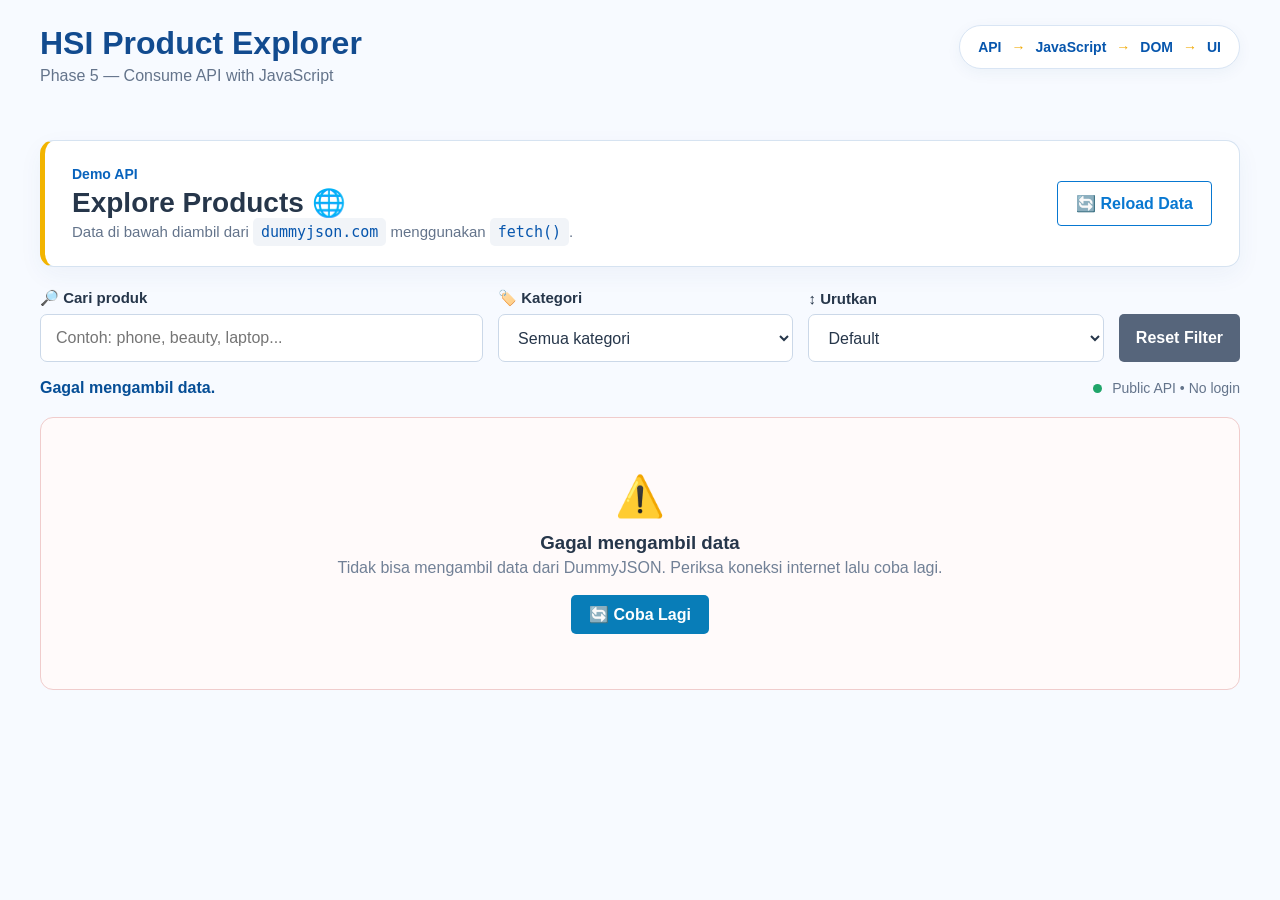
<file: js/MATERI_JSON/index.html>
<!DOCTYPE html>
<html lang="id">
  <head>
    <meta charset="UTF-8" />
    <meta name="viewport" content="width=device-width, initial-scale=1.0" />

    <title>HSI Product Explorer</title>

    <link rel="stylesheet" href="style.css" />

    <script src="script.js" defer></script>
  </head>

  <body>
    <main class="container">

      <!-- HEADER -->
      <header class="top-header">
        <div>
          <h1>HSI Product Explorer</h1>
          <p>Phase 5 — Consume API with JavaScript</p>
        </div>

        <div class="flow">
          <span>API</span>
          <b>→</b>
          <span>JavaScript</span>
          <b>→</b>
          <span>DOM</span>
          <b>→</b>
          <span>UI</span>
        </div>
      </header>


      <!-- API INTRO -->
      <section class="api-box">
        <div>
          <small>Demo API</small>

          <h2>
            Explore Products
            <span>🌐</span>
          </h2>

          <p>
            Data di bawah diambil dari
            <code>dummyjson.com</code>
            menggunakan
            <code>fetch()</code>.
          </p>
        </div>

        <button id="reload-btn" class="reload-btn">
          🔄 Reload Data
        </button>
      </section>


      <!-- FILTER -->
      <section class="filter-section">

        <div class="filter-item search-wrapper">
          <label for="search-input">
            🔎 Cari produk
          </label>

          <input
            id="search-input"
            type="search"
            placeholder="Contoh: phone, beauty, laptop..."
            autocomplete="off"
          />
        </div>


        <div class="filter-item">
          <label for="category-select">
            🏷️ Kategori
          </label>

          <select id="category-select">
            <option value="all">Semua kategori</option>
          </select>
        </div>


        <div class="filter-item">
          <label for="sort-select">
            ↕️ Urutkan
          </label>

          <select id="sort-select">
            <option value="default">Default</option>
            <option value="price-asc">Harga Termurah</option>
            <option value="price-desc">Harga Termahal</option>
            <option value="rating-desc">Rating Tertinggi</option>
            <option value="name-asc">Nama A-Z</option>
          </select>
        </div>


        <div class="reset-wrapper">
          <label>&nbsp;</label>

          <button id="reset-btn" class="reset-btn">
            Reset Filter
          </button>
        </div>

      </section>


      <!-- RESULT INFO -->
      <section class="result-header">
        <strong id="result-summary">
          Mengambil data...
        </strong>

        <span class="api-status">
          <i></i>
          Public API • No login
        </span>
      </section>


      <!-- LOADING -->
      <section id="loading-state" class="state-box">
        <div class="loader"></div>

        <h3>Loading products...</h3>

        <p>
          Sedang mengambil data dari DummyJSON.
        </p>
      </section>


      <!-- ERROR -->
      <section id="error-state" class="state-box error-state" hidden>
        <div class="state-icon">⚠️</div>

        <h3>Gagal mengambil data</h3>

        <p id="error-message">
          Terjadi kesalahan saat mengambil data.
        </p>

        <button id="retry-btn" class="retry-btn">
          🔄 Coba Lagi
        </button>
      </section>


      <!-- EMPTY -->
      <section id="empty-state" class="state-box" hidden>
        <div class="state-icon">📭</div>

        <h3>Produk tidak ditemukan</h3>

        <p>
          Tidak ada produk yang cocok dengan pencarian atau filter.
        </p>
      </section>


      <!-- PRODUCT GRID -->
      <section
        id="product-grid"
        class="product-grid"
        hidden
      ></section>


      <!-- PRODUCT DETAIL -->
      <dialog id="product-dialog">

        <div class="dialog-header">
          <h2>Detail Product</h2>

          <button
            id="dialog-close"
            class="dialog-close"
            type="button"
          >
            ✕
          </button>
        </div>

        <div id="dialog-content"></div>

      </dialog>

    </main>
  </body>
</html>
</file>
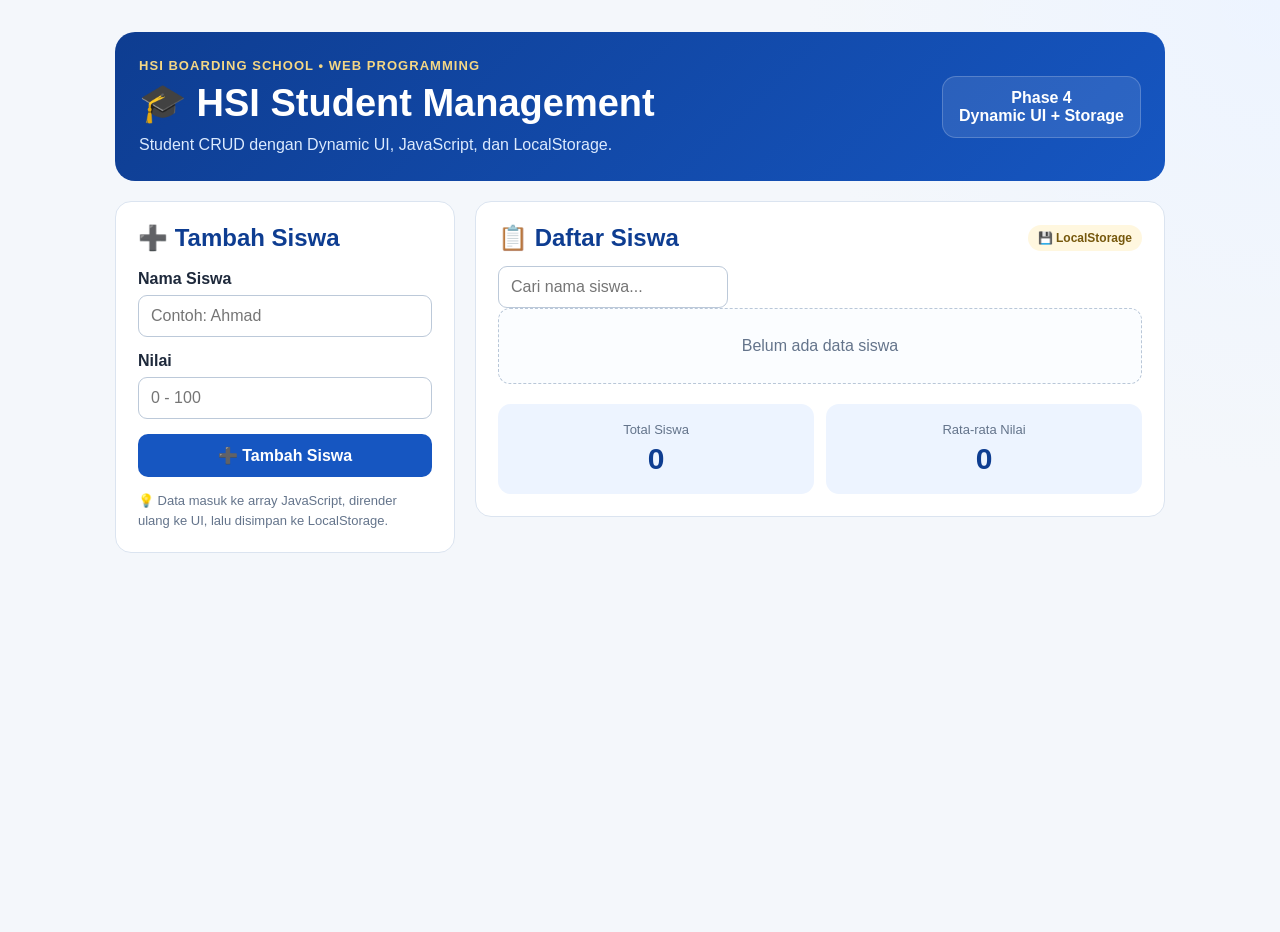
<file: TUGAS/hsi-student-management/index.html>
<!doctype html>
<html lang="id">
  <head>
    <meta charset="UTF-8" />
    <meta name="viewport" content="width=device-width, initial-scale=1.0" />
    <title>MANAGEMENT OF HSI STUDENTS</title>
    <style>
      :root {
        --blue: #1656c1;
        --blue-dark: #0e3d91;
        --blue-soft: #edf4ff;
        --gold: #b58b2f;
        --gold-soft: #fff7df;
        --white: #fff;
        --bg: #f4f7fb;
        --text: #1e293b;
        --muted: #64748b;
        --border: #dbe4f0;
        --danger: #c63737;
        --danger-soft: #fff0f0;
        --success: #18864b;
        --radius: 16px;
      }
      * {
        box-sizing: border-box;
      }
      body {
        margin: 0;
        min-height: 100vh;
        font-family: Arial, sans-serif;
        background: radial-gradient(circle at top right, #edf4ff 0, transparent 30%), var(--bg);
        color: var(--text);
      }
      button,
      input {
        font: inherit;
      }
      button {
        cursor: pointer;
      }
      .page {
        width: min(1050px, calc(100% - 30px));
        margin: 32px auto 50px;
      }
      .header {
        display: flex;
        justify-content: space-between;
        align-items: center;
        gap: 20px;
        padding: 24px;
        margin-bottom: 20px;
        color: var(--white);
        background: linear-gradient(135deg, var(--blue-dark), var(--blue));
        border-radius: 20px;
      }
      .school {
        display: inline-block;
        margin-bottom: 8px;
        font-size: 13px;
        font-weight: bold;
        letter-spacing: 0.08em;
        color: #f5d784;
      }
      .header h1 {
        margin: 0 0 8px;
        font-size: clamp(24px, 5vw, 38px);
      }
      .header p {
        margin: 0;
        max-width: 650px;
        line-height: 1.5;
        color: #dbeafe;
      }
      .phase-badge {
        flex-shrink: 0;
        padding: 12px 16px;
        border: 1px solid rgba(255, 255, 255, 0.2);
        border-radius: 14px;
        text-align: center;
        font-weight: bold;
        background: rgba(255, 255, 255, 0.1);
      }
      .concept-row {
        display: grid;
        grid-template-columns: repeat(4, 1fr);
        gap: 10px;
        margin-bottom: 20px;
      }
      .concept {
        padding: 13px;
        background: var(--white);
        border: 1px solid var(--border);
        border-radius: 13px;
        text-align: center;
        font-weight: bold;
        font-size: 14px;
      }
      .concept span {
        display: block;
        margin-top: 4px;
        color: var(--muted);
        font-size: 12px;
        font-weight: normal;
      }
      .app-grid {
        display: grid;
        grid-template-columns: 340px 1fr;
        gap: 20px;
        align-items: start;
      }
      .card {
        background: var(--white);
        border: 1px solid var(--border);
        border-radius: var(--radius);
        padding: 22px;
      }
      .card h2 {
        margin: 0 0 18px;
        color: var(--blue-dark);
      }
      label {
        display: block;
        margin-bottom: 7px;
        font-weight: bold;
      }
      input {
        width: 100%;
        padding: 11px 12px;
        margin-bottom: 15px;
        border: 1px solid #bcc9d9;
        border-radius: 9px;
        outline: none;
      }
      input:focus {
        border-color: var(--blue);
        box-shadow: 0 0 0 3px var(--blue-soft);
      }
      .primary-btn {
        width: 100%;
        padding: 12px;
        border: 0;
        border-radius: 10px;
        color: var(--white);
        background: var(--blue);
        font-weight: bold;
      }
      .primary-btn:hover {
        background: var(--blue-dark);
      }
      .cancel-btn {
        width: 100%;
        padding: 10px;
        margin-top: 9px;
        border: 1px solid var(--border);
        border-radius: 10px;
        color: var(--muted);
        background: #fff;
        font-weight: bold;
      }
      .form-note {
        margin: 14px 0 0;
        color: var(--muted);
        font-size: 13px;
        line-height: 1.5;
      }
      .alert {
        display: none;
        margin-bottom: 20px;
        padding: 12px 15px;
        border-radius: 10px;
        font-weight: bold;
      }
      .alert.show {
        display: block;
      }
      .alert.success {
        color: #126638;
        background: #ecfdf3;
        border: 1px solid #b7e4c9;
      }
      .alert.info {
        color: #76580c;
        background: var(--gold-soft);
        border: 1px solid #ead89c;
      }
      .list-header {
        display: flex;
        justify-content: space-between;
        align-items: center;
        gap: 10px;
        margin-bottom: 14px;
      }
      .list-header h2 {
        margin: 0;
      }
      .saved-status {
        padding: 6px 10px;
        border-radius: 999px;
        color: #76580c;
        background: var(--gold-soft);
        font-size: 12px;
        font-weight: bold;
      }
      .student-list {
        display: grid;
        gap: 10px;
      }
      .student-item {
        display: grid;
        grid-template-columns: 1fr auto auto;
        align-items: center;
        gap: 14px;
        padding: 14px;
        border: 1px solid var(--border);
        border-radius: 12px;
        background: #fbfdff;
      }
      .student-name {
        font-weight: bold;
      }
      .student-number {
        display: inline-block;
        margin-right: 7px;
        color: var(--gold);
      }
      .score {
        min-width: 58px;
        padding: 7px 10px;
        border-radius: 8px;
        text-align: center;
        font-weight: bold;
        color: var(--blue-dark);
        background: var(--blue-soft);
      }
      .action-buttons {
        display: flex;
        gap: 7px;
      }
      .edit-btn,
      .delete-btn {
        border: 0;
        border-radius: 8px;
        padding: 8px 10px;
        font-weight: bold;
      }
      .edit-btn {
        color: var(--blue-dark);
        background: var(--blue-soft);
      }
      .delete-btn {
        color: var(--danger);
        background: var(--danger-soft);
      }
      .empty {
        padding: 28px;
        border: 1px dashed #b9c7d8;
        border-radius: 12px;
        text-align: center;
        color: var(--muted);
        background: #fbfdff;
      }
      .stats {
        display: grid;
        grid-template-columns: repeat(2, 1fr);
        gap: 12px;
        margin-top: 20px;
      }
      .stat-box {
        padding: 18px;
        border-radius: 13px;
        text-align: center;
        color: var(--blue-dark);
        background: var(--blue-soft);
      }
      .stat-box span {
        display: block;
        margin-bottom: 5px;
        color: var(--muted);
        font-size: 13px;
      }
      .stat-box strong {
        font-size: 30px;
      }
      .search {
        max-width: 230px;
        margin: 0 !important;
      }
      @media (max-width: 800px) {
        .app-grid {
          grid-template-columns: 1fr;
        }
        .concept-row {
          grid-template-columns: repeat(2, 1fr);
        }
        .header {
          align-items: flex-start;
          flex-direction: column;
        }
      }
      @media (max-width: 520px) {
        .page {
          width: min(100% - 18px, 1050px);
          margin-top: 15px;
        }
        .concept-row {
          grid-template-columns: 1fr;
        }
        .list-header {
          align-items: stretch;
          flex-direction: column;
        }
        .search {
          max-width: none;
        }
        .student-item {
          grid-template-columns: 1fr auto;
        }
        .score {
          grid-column: 2;
          grid-row: 1;
        }
        .action-buttons {
          grid-column: 1/-1;
        }
        .action-buttons button {
          flex: 1;
        }
      }
    </style>
    <script src="/TUGAS/hsi-student-management/script.js" defer></script>
  </head>
  <body>
    <main class="page">
      <header class="header">
        <div>
          <span class="school">HSI BOARDING SCHOOL • WEB PROGRAMMING</span>
          <h1>🎓 HSI Student Management</h1>
          <p>Student CRUD dengan Dynamic UI, JavaScript, dan LocalStorage.</p>
        </div>
        <div class="phase-badge">Phase 4<br />Dynamic UI + Storage</div>
      </header>

      <div id="alertMessage" class="alert"></div>

      <section class="app-grid">
        <section class="card">
          <h2 id="formTitle">➕ Tambah Siswa</h2>
          <form id="studentForm">
            <label for="studentName">Nama Siswa</label>
            <input id="studentName" type="text" placeholder="Contoh: Ahmad" autocomplete="off" required />

            <label for="studentScore">Nilai</label>
            <input id="studentScore" type="number" min="0" max="100" placeholder="0 - 100" required />

            <button id="submitBtn" class="primary-btn" type="submit">➕ Tambah Siswa</button>
            <button id="cancelBtn" class="cancel-btn" type="button" hidden>Batal Edit</button>
          </form>
          <p class="form-note">
            💡 Data masuk ke array JavaScript, dirender ulang ke UI, lalu disimpan ke LocalStorage.
          </p>
        </section>

        <section class="card">
          <div class="list-header">
            <h2>📋 Daftar Siswa</h2>
            <span class="saved-status">💾 LocalStorage</span>
          </div>

          <input id="searchInput" class="search" type="search" placeholder="Cari nama siswa..." autocomplete="off" />

          <div id="studentList" class="student-list"></div>

          <div class="stats">
            <div class="stat-box"><span>Total Siswa</span><strong id="totalStudents">0</strong></div>
            <div class="stat-box"><span>Rata-rata Nilai</span><strong id="averageScore">0</strong></div>
          </div>
        </section>
      </section>
    </main>
  </body>
</html>
</file>
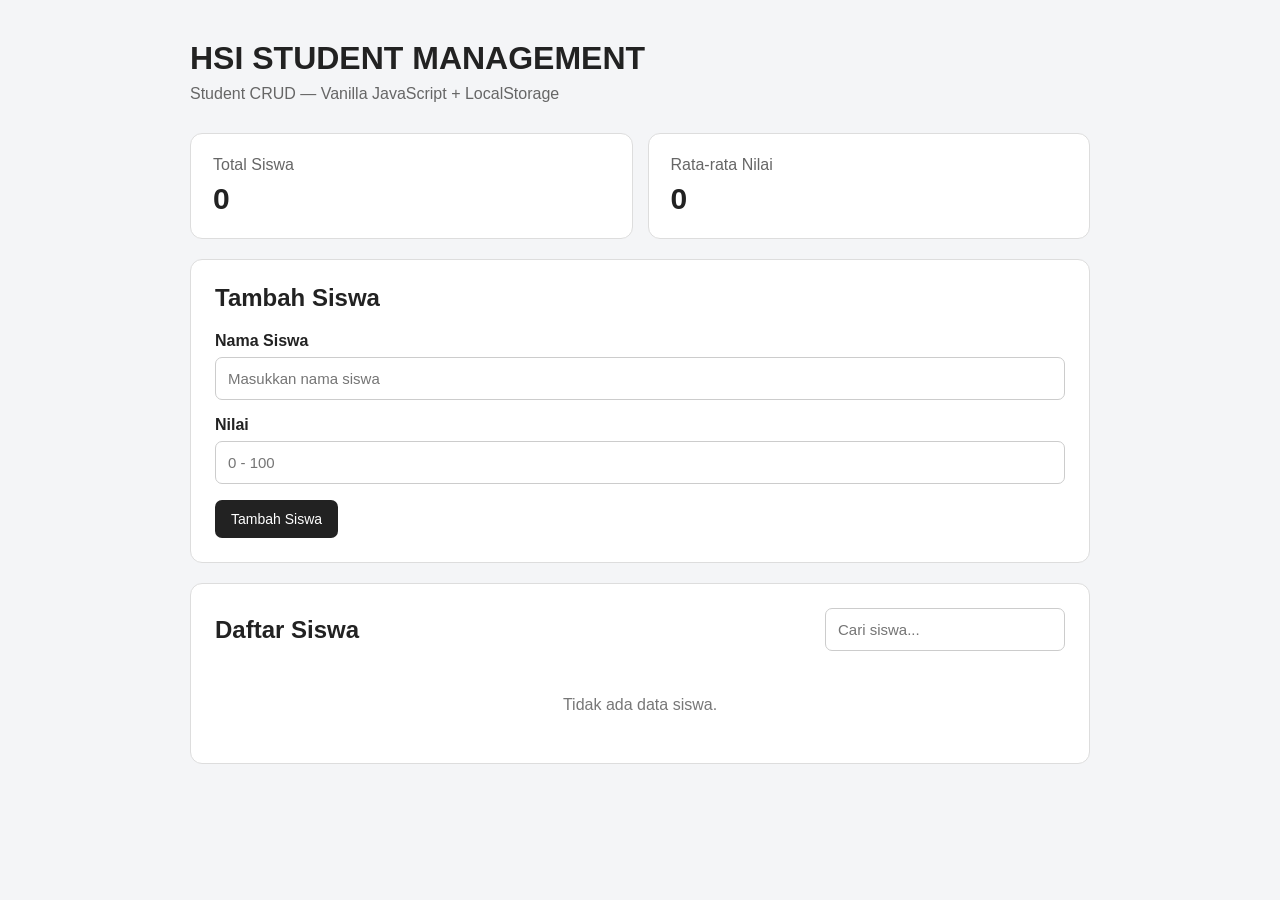
<file: TUGAS/MINGGUAN/index.html>
<!DOCTYPE html>
<html lang="id">
<head>
  <meta charset="UTF-8">
  <meta name="viewport" content="width=device-width, initial-scale=1.0">
  <title>HSI Student Management</title>
  <link rel="stylesheet" href="style.css">
</head>
<body>

  <main class="container">
    <header>
      <h1>HSI STUDENT MANAGEMENT</h1>
      <p>Student CRUD — Vanilla JavaScript + LocalStorage</p>
    </header>

    <section class="stats">
      <div class="stat-card">
        <span>Total Siswa</span>
        <strong id="totalStudents">0</strong>
      </div>

      <div class="stat-card">
        <span>Rata-rata Nilai</span>
        <strong id="averageScore">0</strong>
      </div>
    </section>

    <div id="alertMessage" class="alert"></div>

    <section class="form-section">
      <h2 id="formTitle">Tambah Siswa</h2>

      <form id="studentForm">
        <div class="form-group">
          <label for="studentName">Nama Siswa</label>
          <input
            type="text"
            id="studentName"
            placeholder="Masukkan nama siswa"
            autocomplete="off"
            required
          >
        </div>

        <div class="form-group">
          <label for="studentScore">Nilai</label>
          <input
            type="number"
            id="studentScore"
            placeholder="0 - 100"
            min="0"
            max="100"
            required
          >
        </div>

        <div class="form-actions">
          <button type="submit" id="submitButton">Tambah Siswa</button>
          <button type="button" id="cancelEditButton" class="cancel-button" hidden>
            Batal Edit
          </button>
        </div>
      </form>
    </section>

    <section class="list-section">
      <div class="list-header">
        <h2>Daftar Siswa</h2>
        <input
          type="search"
          id="searchInput"
          placeholder="Cari siswa..."
          autocomplete="off"
        >
      </div>

      <div id="studentList"></div>
    </section>
  </main>

  <script src="script.js"></script>
</body>
</html>
</file>
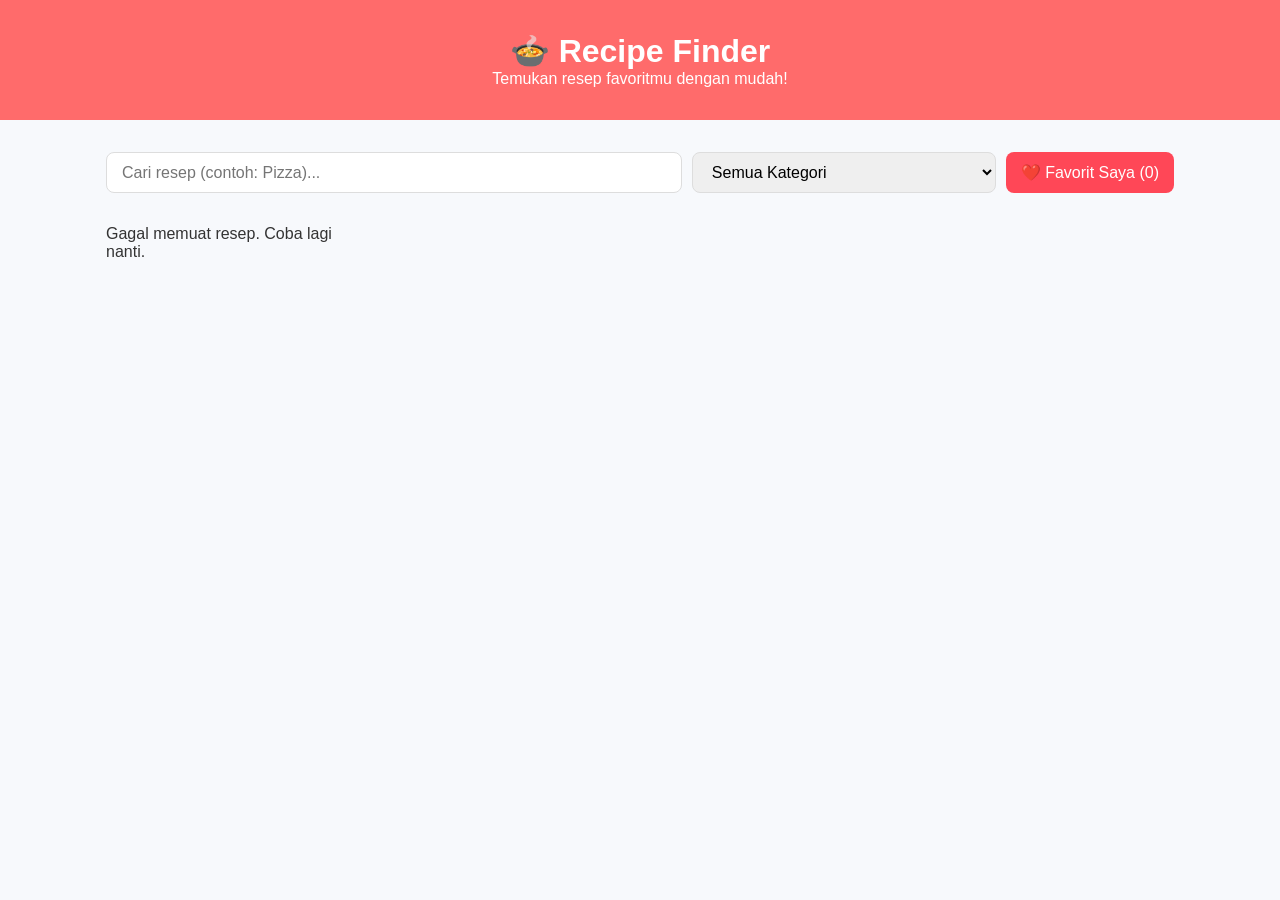
<file: TUGAS/hsi-student-management/skl 2/index.html>
<!DOCTYPE html>
<html lang="id">
<head>
  <meta charset="UTF-8">
  <meta name="viewport" content="width=device-width, initial-scale=1.0">
  <title>Recipe Finder API</title>
  <link rel="stylesheet" href="style.css">
</head>
<body>
  <header>
    <h1>🍲 Recipe Finder</h1>
    <p>Temukan resep favoritmu dengan mudah!</p>
  </header>

  <main class="container">
    <!-- Section Search & Filter -->
    <section class="controls">
      <input type="text" id="search-input" placeholder="Cari resep (contoh: Pizza)...">
      
      <select id="meal-type-filter">
        <option value="">Semua Kategori</option>
        <option value="Dinner">Dinner</option>
        <option value="Lunch">Lunch</option>
        <option value="Snack">Snack</option>
        <option value="Dessert">Dessert</option>
      </select>

      <button id="show-favorites-btn">❤️ Favorit Saya (<span id="fav-count">0</span>)</button>
    </section>

    <!-- Daftar Resep -->
    <section id="recipe-list" class="recipe-grid">
      <!-- Card resep akan dimuat via JS -->
    </section>
  </main>

  <!-- Modal Detail Resep -->
  <div id="recipe-modal" class="modal hidden">
    <div class="modal-content">
      <span id="close-modal" class="close-btn">&times;</span>
      <div id="modal-body">
        <!-- Detail resep akan dimuat via JS -->
      </div>
    </div>
  </div>

  <script src="script.js"></script>
</body>
</html>
</file>
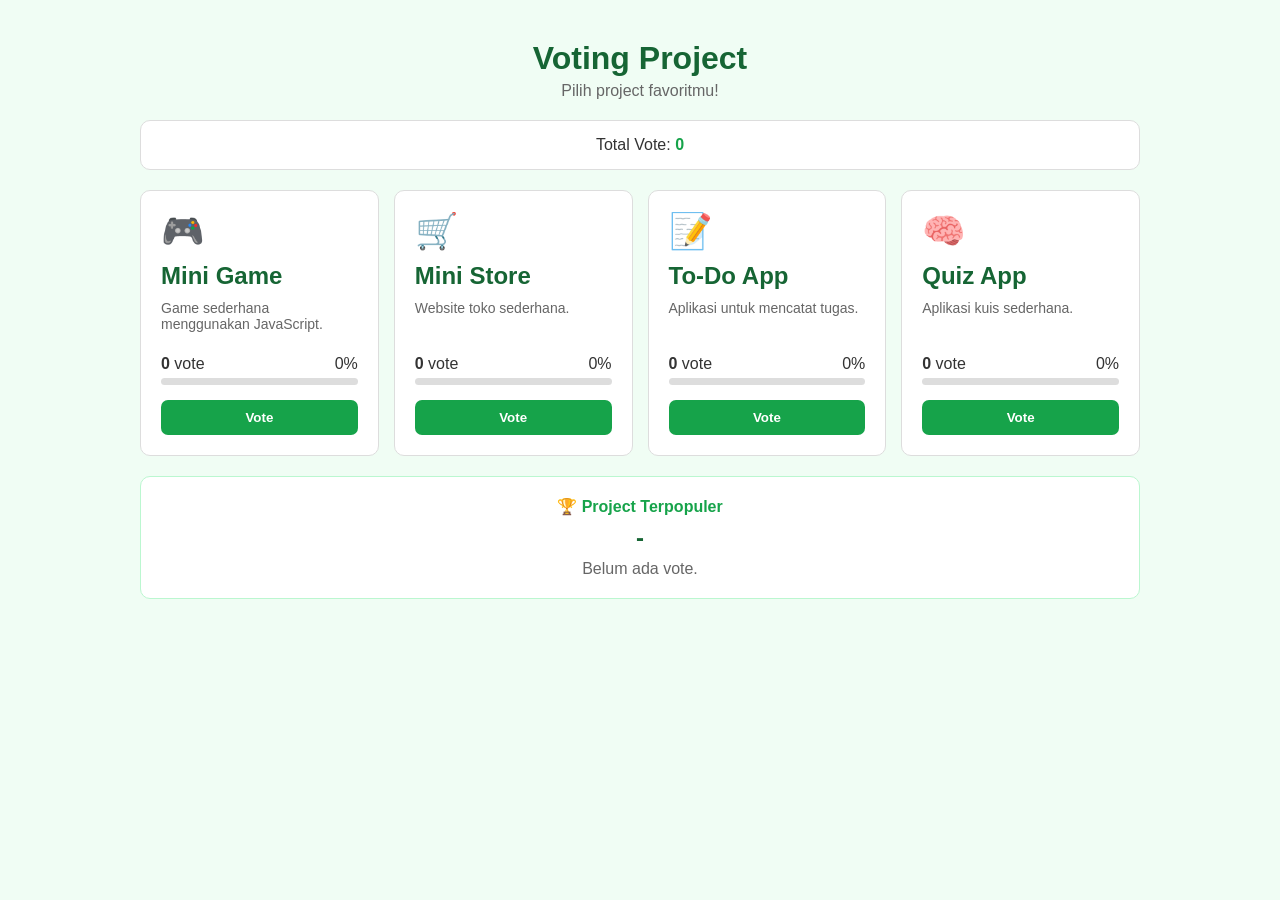
<file: TUGAS/bulanan/html.html>
<!DOCTYPE html>
<html lang="en">
<head>
    <meta charset="UTF-8">
    <meta name="viewport" content="width=device-width, initial-scale=1.0">
    <title>Voting Project</title>
    <link rel="stylesheet" href="style.css">
</head>

<body>

    <div class="container">

        <h1>Voting Project</h1>
        <p class="subtitle">Pilih project favoritmu!</p>

        <div class="total">
            Total Vote: <b id="totalVotesText">0</b>
        </div>

        <div class="cards">

            <div class="card">
                <div class="icon">🎮</div>
                <h2>Mini Game</h2>
                <p>Game sederhana menggunakan JavaScript.</p>

                <div class="info">
                    <span><b id="votes-game">0</b> vote</span>
                    <span id="percent-game">0%</span>
                </div>

                <div class="bar">
                    <div id="bar-game"></div>
                </div>

                <button id="btn-game">Vote</button>
            </div>


            <div class="card">
                <div class="icon">🛒</div>
                <h2>Mini Store</h2>
                <p>Website toko sederhana.</p>

                <div class="info">
                    <span><b id="votes-store">0</b> vote</span>
                    <span id="percent-store">0%</span>
                </div>

                <div class="bar">
                    <div id="bar-store"></div>
                </div>

                <button id="btn-store">Vote</button>
            </div>


            <div class="card">
                <div class="icon">📝</div>
                <h2>To-Do App</h2>
                <p>Aplikasi untuk mencatat tugas.</p>

                <div class="info">
                    <span><b id="votes-todo">0</b> vote</span>
                    <span id="percent-todo">0%</span>
                </div>

                <div class="bar">
                    <div id="bar-todo"></div>
                </div>

                <button id="btn-todo">Vote</button>
            </div>


            <div class="card">
                <div class="icon">🧠</div>
                <h2>Quiz App</h2>
                <p>Aplikasi kuis sederhana.</p>

                <div class="info">
                    <span><b id="votes-quiz">0</b> vote</span>
                    <span id="percent-quiz">0%</span>
                </div>

                <div class="bar">
                    <div id="bar-quiz"></div>
                </div>

                <button id="btn-quiz">Vote</button>
            </div>

        </div>


        <div class="leader">
            <b>🏆 Project Terpopuler</b>

            <h2 id="leaderTitle">-</h2>

            <p id="leaderDesc">Belum ada vote.</p>
        </div>

    </div>

    <script src="script.js"></script>

</body>
</html>
</file>
<file: js/MATERI_JSON/style.css>
/* ================================
   RESET
================================ */

* {
  box-sizing: border-box;
}

html {
  scroll-behavior: smooth;
}

body {
  margin: 0;
  font-family: Arial, Helvetica, sans-serif;
  background: #f7faff;
  color: #1e293b;
}

button,
input,
select {
  font: inherit;
}

/* ================================
   MAIN CONTAINER
================================ */

.container {
  width: min(1200px, calc(100% - 40px));
  margin: 0 auto;
  padding: 25px 0 60px;
}

/* ================================
   HEADER
================================ */

.top-header {
  display: flex;
  justify-content: space-between;
  align-items: flex-start;
  gap: 30px;

  margin-bottom: 55px;
}

.top-header h1 {
  margin: 0;

  color: #124b8f;

  font-size: 32px;
  font-weight: 700;
}

.top-header p {
  margin: 5px 0 0;

  color: #64748b;

  font-size: 16px;
}

.flow {
  display: flex;
  align-items: center;
  gap: 10px;

  padding: 13px 18px;

  border: 1px solid #d9e5f4;
  border-radius: 30px;

  background: white;

  color: #0756ad;

  font-size: 14px;
  font-weight: 700;

  box-shadow: 0 4px 15px rgba(20, 70, 120, 0.05);
}

.flow b {
  color: #f0a800;
}

/* ================================
   API BOX
================================ */

.api-box {
  display: flex;
  justify-content: space-between;
  align-items: center;

  gap: 30px;

  padding: 25px 27px;

  margin-bottom: 22px;

  background: white;

  border: 1px solid #d6e3f1;
  border-left: 5px solid #f2b400;

  border-radius: 14px;

  box-shadow: 0 8px 25px rgba(30, 80, 130, 0.05);
}

.api-box small {
  display: block;

  margin-bottom: 5px;

  color: #0863bd;

  font-size: 14px;
  font-weight: 700;
}

.api-box h2 {
  margin: 0 0 4px;

  color: #26364a;

  font-size: 28px;
}

.api-box h2 span {
  font-size: 27px;
}

.api-box p {
  margin: 0;

  color: #64748b;

  font-size: 15px;
}

.api-box code {
  padding: 5px 8px;

  border-radius: 5px;

  background: #f1f4f8;

  color: #0756ad;

  font-family: Consolas, monospace;
}

.reload-btn {
  padding: 12px 18px;

  border: 1px solid #0878d1;
  border-radius: 4px;

  background: white;

  color: #0878d1;

  font-weight: 600;

  cursor: pointer;

  transition: 0.2s;
}

.reload-btn:hover {
  background: #0878d1;
  color: white;
}

/* ================================
   FILTER
================================ */

.filter-section {
  display: grid;

  grid-template-columns:
    minmax(280px, 1.5fr)
    minmax(190px, 1fr)
    minmax(190px, 1fr)
    auto;

  gap: 15px;

  align-items: end;

  margin-bottom: 17px;
}

.filter-item label,
.reset-wrapper label {
  display: block;

  margin-bottom: 7px;

  color: #26364a;

  font-size: 15px;
  font-weight: 700;
}

input,
select {
  width: 100%;

  height: 48px;

  padding: 0 15px;

  border: 1px solid #cbd8e8;

  border-radius: 7px;

  background: white;

  color: #26364a;

  outline: none;

  transition: 0.2s;
}

input:focus,
select:focus {
  border-color: #0878d1;

  box-shadow: 0 0 0 3px rgba(8, 120, 209, 0.08);
}

.reset-btn {
  height: 48px;

  padding: 0 17px;

  border: 0;
  border-radius: 5px;

  background: #56657b;

  color: white;

  font-weight: 600;

  cursor: pointer;
}

.reset-btn:hover {
  background: #3f4d60;
}

/* ================================
   RESULT HEADER
================================ */

.result-header {
  display: flex;

  justify-content: space-between;
  align-items: center;

  margin: 15px 0 20px;

  color: #064e96;
}

.result-header strong {
  font-size: 16px;
}

.api-status {
  color: #64748b;

  font-size: 14px;
}

.api-status i {
  display: inline-block;

  width: 9px;
  height: 9px;

  margin-right: 6px;

  border-radius: 50%;

  background: #20a56a;
}

/* ================================
   PRODUCT GRID
================================ */

.product-grid {
  display: grid;

  grid-template-columns: repeat(4, minmax(0, 1fr));

  gap: 16px;
}

/* ================================
   PRODUCT CARD
================================ */

.product-card {
  display: flex;

  flex-direction: column;

  min-width: 0;

  overflow: hidden;

  background: white;

  border: 1px solid #d8e4f2;

  border-radius: 13px;

  box-shadow: 0 4px 18px rgba(30, 80, 130, 0.04);

  transition:
    transform 0.2s ease,
    box-shadow 0.2s ease;
}

.product-card:hover {
  transform: translateY(-3px);

  box-shadow: 0 12px 30px rgba(30, 80, 130, 0.1);
}

/* ================================
   PRODUCT IMAGE
================================ */

/*
   INI BAGIAN UTAMA YANG DIPERBAIKI.

   object-fit: contain
   = gambar TIDAK dipotong.

   Gambar akan mengecil/menyesuaikan
   agar SELURUH gambar terlihat.
*/

.product-image-wrap {
  width: 100%;

  height: 215px;

  padding: 12px;

  display: flex;

  align-items: center;
  justify-content: center;

  background: #ffffff;

  overflow: hidden;
}

.product-image {
  display: block;

  width: 100%;
  height: 100%;

  object-fit: contain;

  object-position: center;

  transition: transform 0.25s ease;
}

.product-card:hover .product-image {
  transform: scale(1.04);
}

/* ================================
   PRODUCT CONTENT
================================ */

.product-body {
  display: flex;

  flex-direction: column;

  padding: 18px 16px 16px;

  flex: 1;
}

.product-category {
  align-self: flex-start;

  margin-bottom: 9px;

  padding: 6px 10px;

  border-radius: 20px;

  background: #fff6d9;

  color: #936c00;

  font-size: 12px;

  font-weight: 700;
}

.product-title {
  margin: 0 0 10px;

  min-height: 40px;

  color: #084b91;

  font-size: 17px;

  line-height: 1.25;
}

.product-description {
  display: -webkit-box;

  -webkit-box-orient: vertical;
  -webkit-line-clamp: 2;
  line-clamp: 2;

  overflow: hidden;

  min-height: 40px;

  margin: 0 0 13px;

  color: #708198;

  font-size: 13px;

  line-height: 1.5;
}

/* ================================
   PRICE + RATING
================================ */

.product-meta {
  display: flex;

  justify-content: space-between;
  align-items: center;

  margin-bottom: 12px;
}

.product-meta strong {
  color: #172236;

  font-size: 18px;
}

.product-meta span {
  color: #b28508;

  font-size: 14px;
}

/* ================================
   STOCK + BRAND
================================ */

.product-extra {
  padding: 2px;
  display: flex;

  justify-content: space-between;
  align-items: center;

  gap: 10px;

  margin-bottom: 14px;

  color: #718096;

  font-size: 12px;
}

.product-extra span {
  white-space: nowrap;

  overflow: hidden;

  text-overflow: ellipsis;
}

/* ================================
   DETAIL BUTTON
================================ */

.detail-btn {
  width: 100%;

  margin-top: auto;

  padding: 10px;

  border: 0;
  border-radius: 5px;

  background: #087db8;

  color: white;

  font-weight: 600;

  cursor: pointer;

  transition: 0.2s;
}

.detail-btn:hover {
  background: #056795;
}

/* ================================
   STATE
================================ */

.state-box {
  padding: 55px 20px;

  text-align: center;

  border: 1px solid #d8e4f2;

  border-radius: 13px;

  background: white;
}

.state-box h3 {
  margin: 12px 0 5px;

  color: #26364a;
}

.state-box p {
  margin: 0;

  color: #718096;
}

.state-icon {
  font-size: 40px;
}

/* ================================
   LOADER
================================ */

.loader {
  width: 38px;
  height: 38px;

  margin: 0 auto;

  border: 4px solid #dceaf7;

  border-top-color: #087db8;

  border-radius: 50%;

  animation: spin 0.8s linear infinite;
}

@keyframes spin {
  to {
    transform: rotate(360deg);
  }
}

/* ================================
   ERROR
================================ */

.error-state {
  border-color: #f0cccc;

  background: #fffafa;
}

.retry-btn {
  margin-top: 18px;

  padding: 10px 18px;

  border: 0;
  border-radius: 5px;

  background: #087db8;

  color: white;

  font-weight: 600;

  cursor: pointer;
}

/* ================================
   DIALOG
================================ */

dialog {
  width: min(850px, calc(100% - 30px));

  padding: 0;

  border: 0;

  border-radius: 15px;

  box-shadow: 0 25px 80px rgba(0, 0, 0, 0.25);
}

dialog::backdrop {
  background: rgba(15, 30, 50, 0.55);
}

.dialog-header {
  display: flex;

  justify-content: space-between;
  align-items: center;

  padding: 18px 22px;

  border-bottom: 1px solid #e1e8f0;
}

.dialog-header h2 {
  margin: 0;

  color: #084b91;
}

.dialog-close {
  width: 35px;
  height: 35px;

  border: 0;
  border-radius: 50%;

  background: #f0f3f7;

  color: #526276;

  cursor: pointer;
}

.dialog-close:hover {
  background: #e4e9ef;
}

#dialog-content {
  padding: 22px;
}

.dialog-product {
  display: grid;

  grid-template-columns: 300px 1fr;

  gap: 30px;

  align-items: center;
}

.dialog-product img {
  width: 100%;
  height: 300px;

  object-fit: contain;

  border-radius: 10px;

  background: #f8fafc;
}

.dialog-product small {
  color: #a37800;

  font-weight: 700;
}

.dialog-product h2 {
  margin: 8px 0 12px;

  color: #084b91;
}

.dialog-product p {
  color: #64748b;

  line-height: 1.6;
}

.dialog-info {
  display: grid;

  grid-template-columns: repeat(2, 1fr);

  gap: 12px;

  margin-top: 20px;
}

.dialog-info div {
  padding: 13px;

  border-radius: 8px;

  background: #f5f8fc;
}

.dialog-info span {
  display: block;

  margin-bottom: 5px;

  color: #718096;

  font-size: 12px;
}

.dialog-info strong {
  color: #1e293b;
}

/* ================================
   RESPONSIVE
================================ */

@media (max-width: 1000px) {
  .product-grid {
    grid-template-columns: repeat(3, minmax(0, 1fr));
  }

  .filter-section {
    grid-template-columns: 1fr 1fr;
  }

  .reset-wrapper {
    grid-column: 1 / -1;
  }

  .reset-btn {
    width: 100%;
  }
}

@media (max-width: 750px) {
  .top-header {
    flex-direction: column;

    margin-bottom: 35px;
  }

  .flow {
    width: 100%;

    justify-content: center;
  }

  .api-box {
    flex-direction: column;

    align-items: flex-start;
  }

  .reload-btn {
    width: 100%;
  }

  .product-grid {
    grid-template-columns: repeat(2, minmax(0, 1fr));
  }

  .dialog-product {
    grid-template-columns: 1fr;
  }

  .dialog-product img {
    height: 230px;
  }
}

@media (max-width: 520px) {
  .container {
    width: min(100% - 20px, 1200px);

    padding-top: 18px;
  }

  .top-header h1 {
    font-size: 27px;
  }

  .filter-section {
    grid-template-columns: 1fr;
  }

  .reset-wrapper {
    grid-column: auto;
  }

  .product-grid {
    grid-template-columns: 1fr;
  }

  .result-header {
    align-items: flex-start;

    flex-direction: column;

    gap: 8px;
  }

  .product-image-wrap {
    height: 240px;
  }

  .dialog-info {
    grid-template-columns: 1fr;
  }
}
</file>
<file: TUGAS/MINGGUAN/style.css>
* {
  box-sizing: border-box;
  margin: 0;
  padding: 0;
}

body {
  font-family: Arial, sans-serif;
  background: #f4f5f7;
  color: #222;
  padding: 40px 20px;
}

.container {
  width: min(100%, 900px);
  margin: auto;
}

header {
  margin-bottom: 30px;
}

header h1 {
  font-size: 32px;
  margin-bottom: 8px;
}

header p {
  color: #666;
}

.stats {
  display: grid;
  grid-template-columns: repeat(2, 1fr);
  gap: 15px;
  margin-bottom: 20px;
}

.stat-card {
  background: white;
  padding: 22px;
  border-radius: 12px;
  border: 1px solid #ddd;
}

.stat-card span {
  display: block;
  color: #666;
  margin-bottom: 8px;
}

.stat-card strong {
  font-size: 30px;
}

.alert {
  min-height: 0;
  margin-bottom: 15px;
}

.alert.show {
  padding: 13px 15px;
  background: #e9f7ee;
  color: #176b35;
  border: 1px solid #b8e2c5;
  border-radius: 8px;
}

.form-section,
.list-section {
  background: white;
  border: 1px solid #ddd;
  border-radius: 12px;
  padding: 24px;
  margin-bottom: 20px;
}

h2 {
  margin-bottom: 20px;
}

.form-group {
  margin-bottom: 16px;
}

label {
  display: block;
  margin-bottom: 7px;
  font-weight: bold;
}

input {
  width: 100%;
  padding: 12px;
  border: 1px solid #ccc;
  border-radius: 7px;
  font-size: 15px;
}

.form-actions {
  display: flex;
  gap: 10px;
}

button {
  border: 0;
  border-radius: 7px;
  padding: 11px 16px;
  cursor: pointer;
  font-size: 14px;
  background: #222;
  color: white;
}

button:hover {
  opacity: 0.85;
}

.cancel-button {
  background: #777;
}

.list-header {
  display: flex;
  justify-content: space-between;
  align-items: center;
  gap: 15px;
  margin-bottom: 20px;
}

.list-header h2 {
  margin: 0;
}

.list-header input {
  max-width: 240px;
}

.student-item {
  display: flex;
  justify-content: space-between;
  align-items: center;
  gap: 20px;
  padding: 18px 0;
  border-top: 1px solid #eee;
}

.student-info h3 {
  margin-bottom: 6px;
}

.student-info p {
  color: #666;
}

.student-actions {
  display: flex;
  gap: 8px;
  flex-shrink: 0;
}

.edit-button {
  background: #333;
}

.delete-button {
  background: #b42318;
}

.empty-state {
  color: #777;
  text-align: center;
  padding: 25px 0;
}

@media (max-width: 650px) {
  body {
    padding: 25px 15px;
  }

  .stats {
    grid-template-columns: 1fr;
  }

  .list-header {
    align-items: stretch;
    flex-direction: column;
  }

  .list-header input {
    max-width: none;
  }

  .student-item {
    align-items: flex-start;
    flex-direction: column;
  }

  .student-actions {
    width: 100%;
  }

  .student-actions button {
    flex: 1;
  }
}
</file>
<file: TUGAS/hsi-student-management/skl 2/style.css>
* {
  box-sizing: border-box;
  margin: 0;
  padding: 0;
  font-family: 'Segoe UI', Tahoma, Geneva, Verdana, sans-serif;
}

body {
  background-color: #f7f9fc;
  color: #333;
}

header {
  text-align: center;
  padding: 2rem 1rem;
  background-color: #ff6b6b;
  color: white;
}

.container {
  max-width: 1100px;
  margin: 2rem auto;
  padding: 0 1rem;
}

.controls {
  display: flex;
  flex-wrap: wrap;
  gap: 10px;
  margin-bottom: 2rem;
}

.controls input, .controls select, .controls button {
  padding: 10px 15px;
  border: 1px solid #ddd;
  border-radius: 8px;
  font-size: 1rem;
}

.controls input {
  flex: 2;
  min-width: 200px;
}

.controls select {
  flex: 1;
  min-width: 150px;
}

.controls button {
  background-color: #ff4757;
  color: white;
  border: none;
  cursor: pointer;
  transition: 0.2s;
}

.controls button:hover {
  background-color: #e84118;
}

.recipe-grid {
  display: grid;
  grid-template-columns: repeat(auto-fill, minmax(250px, 1fr));
  gap: 20px;
}

.card {
  background: white;
  border-radius: 12px;
  overflow: hidden;
  box-shadow: 0 4px 10px rgba(0,0,0,0.05);
  display: flex;
  flex-direction: column;
}

.card img {
  width: 100%;
  height: 180px;
  object-fit: cover;
}

.card-content {
  padding: 15px;
  display: flex;
  flex-direction: column;
  flex-grow: 1;
}

.card-content h3 {
  font-size: 1.1rem;
  margin-bottom: 8px;
}

.card-content p {
  font-size: 0.9rem;
  color: #666;
  margin-bottom: 12px;
}

.card-actions {
  margin-top: auto;
  display: flex;
  justify-content: space-between;
  gap: 5px;
}

.btn-detail, .btn-fav {
  padding: 8px 12px;
  border: none;
  border-radius: 6px;
  cursor: pointer;
  font-size: 0.85rem;
}

.btn-detail {
  background-color: #2ed573;
  color: white;
}

.btn-fav {
  background-color: #ffa502;
  color: white;
}

/* Modal CSS */
.modal {
  position: fixed;
  top: 0; left: 0; width: 100%; height: 100%;
  background: rgba(0,0,0,0.6);
  display: flex;
  align-items: center;
  justify-content: center;
}

.modal.hidden {
  display: none;
}

.modal-content {
  background: white;
  padding: 20px;
  border-radius: 12px;
  max-width: 500px;
  width: 90%;
  max-height: 80vh;
  overflow-y: auto;
  position: relative;
}

.close-btn {
  position: absolute;
  top: 10px; right: 15px;
  font-size: 1.5rem;
  cursor: pointer;
}
</file>
<file: TUGAS/bulanan/style.css>
* {
    margin: 0;
    padding: 0;
    box-sizing: border-box;
}

body {
    font-family: Arial, sans-serif;
    background-color: #f0fdf4;
    color: #333;
    padding: 40px 20px;
}

.container {
    max-width: 1000px;
    margin: auto;
}

h1 {
    text-align: center;
    color: #166534;
}

.subtitle {
    text-align: center;
    color: #666;
    margin: 5px 0 20px;
}

.total {
    background-color: white;
    padding: 15px;
    text-align: center;
    border-radius: 10px;
    margin-bottom: 20px;
    border: 1px solid #ddd;
}

.total b {
    color: #16a34a;
}

.cards {
    display: grid;
    grid-template-columns: repeat(4, 1fr);
    gap: 15px;
}

.card {
    background-color: white;
    padding: 20px;
    border-radius: 10px;
    border: 1px solid #ddd;
}

.card:hover {
    border-color: #22c55e;
}

.icon {
    font-size: 35px;
}

.card h2 {
    color: #166534;
    margin: 10px 0;
}

.card p {
    color: #666;
    font-size: 14px;
    min-height: 40px;
}

.info {
    display: flex;
    justify-content: space-between;
    margin: 15px 0 5px;
}

.bar {
    height: 7px;
    background-color: #ddd;
    border-radius: 10px;
    margin-bottom: 15px;
}

.bar div {
    width: 0%;
    height: 100%;
    background-color: #22c55e;
    border-radius: 10px;
}

button {
    width: 100%;
    padding: 10px;
    border: none;
    border-radius: 7px;
    background-color: #16a34a;
    color: white;
    font-weight: bold;
    cursor: pointer;
}

button:hover {
    background-color: #15803d;
}

.leader {
    background-color: white;
    margin-top: 20px;
    padding: 20px;
    text-align: center;
    border-radius: 10px;
    border: 1px solid #bbf7d0;
}

.leader b {
    color: #16a34a;
}

.leader h2 {
    color: #166534;
    margin: 8px 0;
}

.leader p {
    color: #666;
}


@media (max-width: 800px) {
    .cards {
        grid-template-columns: repeat(2, 1fr);
    }
}

@media (max-width: 500px) {
    .cards {
        grid-template-columns: 1fr;
    }
}
</file>
